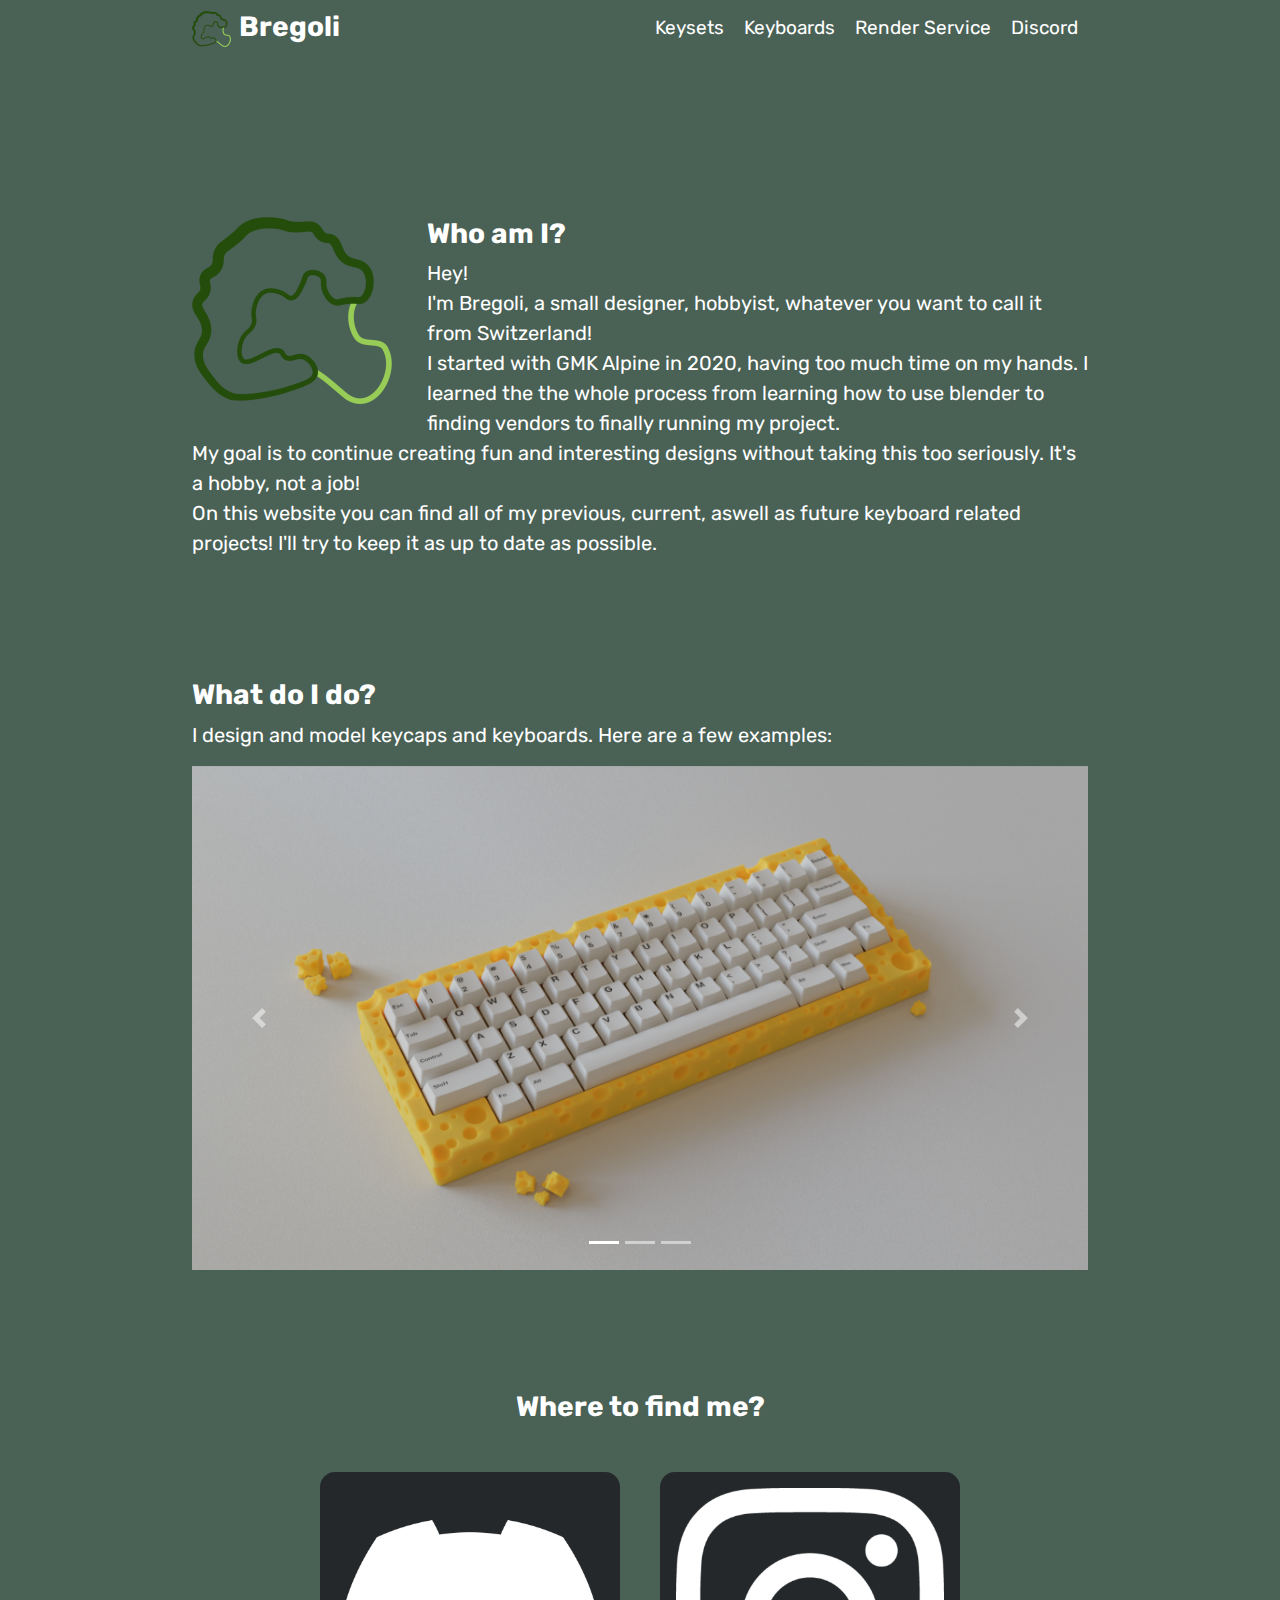
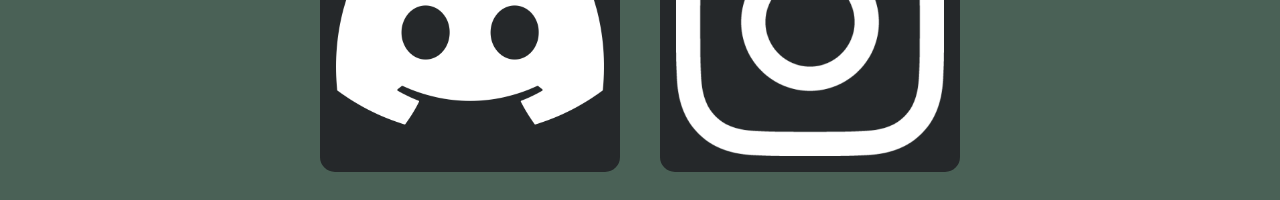
<file: index.html>
<!DOCTYPE html>
<html lang="en">
    <head>
        <meta charset="utf-8">
        <meta name="viewport" content="width=device-width,initial-scale=1"/>
        <title>Bregoli</title>
    
        <link rel="icon" href="img/logo.png">
        <link rel="stylesheet" href="https://maxcdn.bootstrapcdn.com/bootstrap/4.5.2/css/bootstrap.min.css">
        <script src="https://ajax.googleapis.com/ajax/libs/jquery/3.5.1/jquery.min.js"></script>
        <script src="https://cdnjs.cloudflare.com/ajax/libs/popper.js/1.16.0/umd/popper.min.js"></script>
        <script src="https://maxcdn.bootstrapcdn.com/bootstrap/4.5.2/js/bootstrap.min.js"></script>
        <link rel="preconnect" href="https://fonts.gstatic.com">
        <link href="https://fonts.googleapis.com/css2?family=Rubik&display=swap" rel="stylesheet">
        <link rel="stylesheet" href="style.css">
    
    </head>
    <body>
        <div class="centerizer9000">
            <header>
                <h3><img src="img/logo.png" alt="logo" class="mr-2"><b>Bregoli</b></h3>

                <ul class="nav menu">
                    <li>
                        <a>Keysets</a>
                    </li>
                    <li>
                        <a>Keyboards</a>
                    </li>
                    <li>
                        <a>Render Service</a>
                    </li>
                    <li>
                        <a href="https://discord.gg/SfM3Y2PpBg">Discord</a>
                    </li>
                </ul>
            </header>
            <div class="main-content">
                <div class="center">
                    <img src="img/Bregoli.png" alt="Breg">
                </div>
                <div class="blurb">
                    <h3><b>Who am I?</b></h3>
                    <p>Hey!<br> 
                        I'm Bregoli, a small designer, hobbyist, whatever you want to call it from Switzerland!<br>
                        I started with GMK Alpine in 2020, having too much time on my hands. I learned the the whole process from learning how to use blender to finding vendors to finally running my project.<br>
                        My goal is to continue creating fun and interesting designs without taking this too seriously. It's a hobby, not a job!<br>
                        On this website you can find all of my previous, current, aswell as future  keyboard related projects! I'll try to keep it as up to date as possible.
                    </p>        
                </div>
                <div class="segment">
                    <h3><b>What do I do?</b></h3>
                    <p>
                        I design and model keycaps and keyboards. Here are a few examples:
                    </p>
                    <div id="carousel-controller" class="carousel slide" data-ride="carousel">
                        <ol class="carousel-indicators">
                            <li data-target="#carousel-controller" data-slide-to="0" class="active"></li>
                            <li data-target="#carousel-controller" data-slide-to="1"></li>
                            <li data-target="#carousel-controller" data-slide-to="2"></li>
                        </ol>
                        <div class="carousel-inner">
                          <div class="carousel-item active">
                            <img class="d-block w-100" src="img/Swiss.png" alt="First slide">
                          </div>
                          <div class="carousel-item">
                            <img class="d-block w-100" src="img/alpine.png" alt="Second slide">
                          </div>
                          <div class="carousel-item">
                            <img class="d-block w-100" src="img/Whiskey.png" alt="Third slide">
                          </div>
                        </div>
                        <a class="carousel-control-prev" href="#carousel-controller" role="button" data-slide="prev">
                          <span class="carousel-control-prev-icon" aria-hidden="true"></span>
                          <span class="sr-only">Previous</span>
                        </a>
                        <a class="carousel-control-next" href="#carousel-controller" role="button" data-slide="next">
                          <span class="carousel-control-next-icon" aria-hidden="true"></span>
                          <span class="sr-only">Next</span>
                        </a>
                    </div>
                </div>
                <div class="segment middle">
                    <h3 class="mb-5"><b>Where to find me?</b></h3>
                    <div class="media">
                        <a href="https://discord.gg/SfM3Y2PpBg" target="_blank"><img class="alt-background p-3" src="img/discord.png"></a>
                        <a href="https://www.instagram.com/bregoiii/" target="_blank"> <img class="alt-background p-3" src="img/instagram.png"></a>
                    </div>
                </div>
            </div>
        </div>
    </body>
</html>
</file>
<file: style.css>
:root{
    --text: rgb(255, 255, 255);
    --background: #4a6156;
    --alt-backround: #25282a;
}

html{
    height: 200vh;
    width: 100%;
    /*rgb(124, 194, 124)
    rgb(92, 141, 92)
    */
}

body{
    color: var(--text);
}

header{
    display: block;
    width: 100%;
    text-align: center;
    margin: 10px 0px;
}

header h3{
    margin: 0px;
    text-decoration: bo;
}

.alt-background {
    background-color: var(--alt-backround);
}

.centerizer9000{
    margin: 0% 15%;
}

.menu {
    justify-content: center;
}

.menu a{
    padding: 5px 5px;
}

.media{
    justify-content: center;
}

.media img{
    border-radius: 15px;
    margin: 0px 10px;
    max-width: 150px;
}

.main-content {
    padding-top: 30px;
    font-size: 20px;
}

.center {
    text-align: center;
    margin: 30px 0px;
}

.middle{
    text-align: center;
}

.segment {
    margin-top: 120px;
}

ul a {
	display: block;
	position: relative;
    overflow: hidden;
    font-size: 16px !important;
    font-size: 0.9em;
    text-decoration: none;
    color: var(--nav-text);
}

/* Fade in */
ul a::after {
	content: '';
	position: absolute;
	bottom: 0;
	left: 0;
	width: 100%;
	height: 0.1em;
	background-color: var(--alt-backround);
	opacity: 0;
	transition: opacity 300ms, transform 300ms;
}

ul a:hover::after,
ul a:focus::after {
	opacity: 1;
	transform: translate3d(0, 0.2em, 0);
}

li a::after {
	transform: translate3d(-100%, 0, 0);
}

li a:hover::after,
li a:focus::after{
	transform: translate3d(0, 0, 0);
}

ul a:hover{
    cursor: pointer !important;
    text-decoration: none;
    color: var(--nav-text);
}

body{
    font-family: 'Rubik';
    background-color: var(--background)
}

@font-face {
    font-family: 'Rubik', sans-serif;
    src: url('https://fonts.googleapis.com/css2?family=Rubik&display=swap');
  }

@media only screen and (min-width: 750px) {
    header{
        display: inline-flex;
        justify-content: space-between;
        width: 100%;
        align-items: center;
        margin: 10px 0px;
    }

    .menu {
        vertical-align: middle;
        text-align: center;
    }

    .menu a{
        padding:  0 5px;
    }

    .center {
        float: left;
        margin: 0px;
        margin-right: 35px;
        margin-bottom: 30px;
    }
    
    .media img{
        max-width: 300px;
        margin: 0px 20px;
    }
    
    .main-content {
        padding-top: 160px;
        font-size: 20px;
    }
}

@media only screen and (min-width: 850px) {
    ul a {
        font-size: 19px !important;
    }

    .menu a{
        padding:  0 10px;
    }
}
</file>
